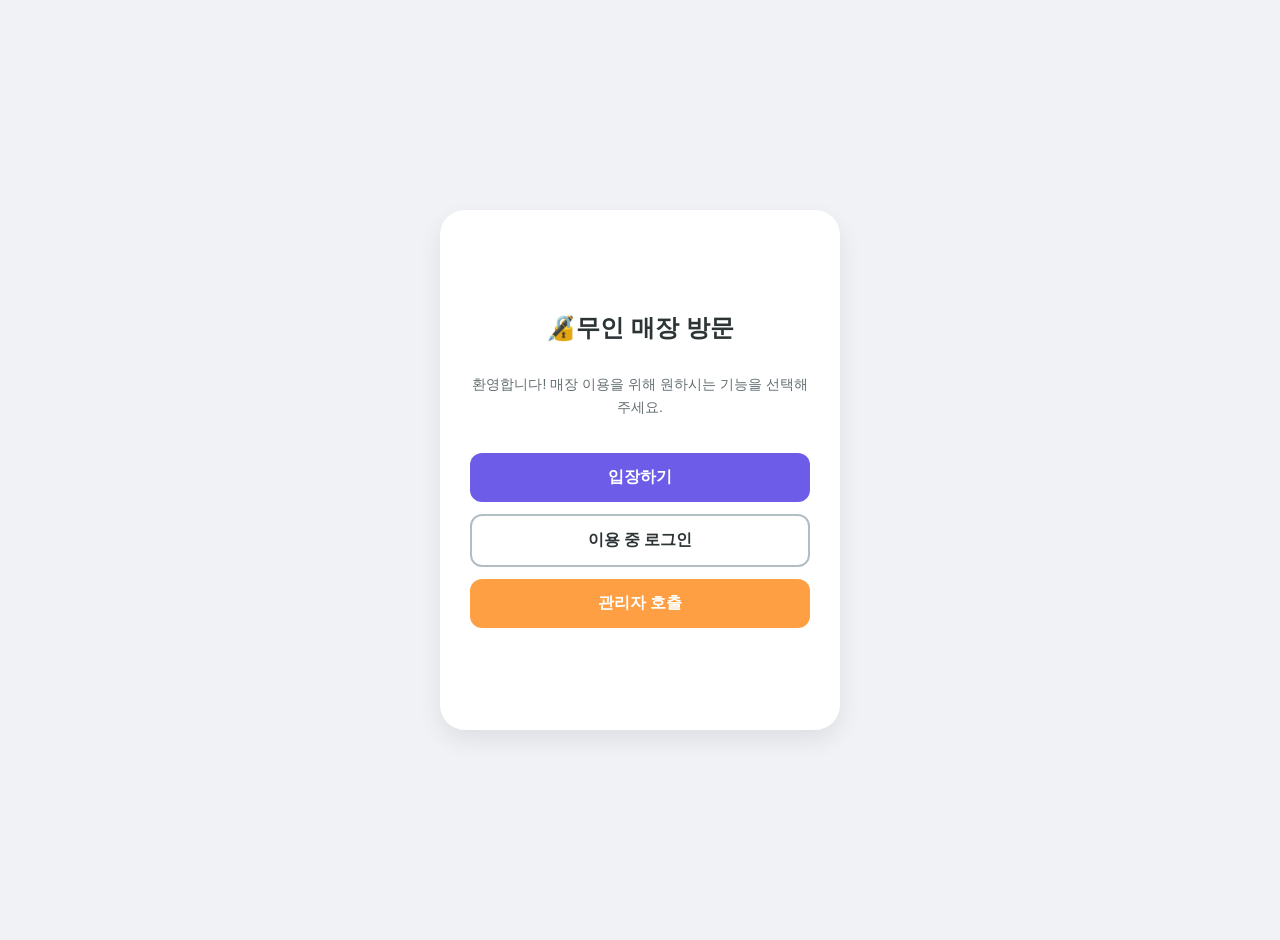
<file: index.html>
<!doctype html>
<html lang="ko">
  <head>
    <meta charset="UTF-8" />
    <meta name="viewport" content="width=device-width, initial-scale=1.0" />
    <title>무인매장 모바일 출입 시스템</title>
    <link rel="stylesheet" href="user_style.css" />
  </head>
  <body>
    <div class="app-container">
      <!-- 1. 무인 매장 방문 (홈 화면) -->
      <div id="view-home">
        <h1>🔏무인 매장 방문</h1>
        <p>환영합니다! 매장 이용을 위해 원하시는 기능을 선택해 주세요.</p>
        <button class="btn btn-primary" onclick="changeView('view-otp-grant')">
          입장하기
        </button>
        <button class="btn btn-outline" onclick="changeView('view-login')">
          이용 중 로그인
        </button>
        <button class="btn btn-warning" onclick="actionCallAdmin()">
          관리자 호출
        </button>
      </div>

      <!-- 2. 출입번호 발급 화면 -->
      <div id="view-otp-grant" class="hidden">
        <h1>🔑출입번호 발급</h1>

        <p>
          입장을 위한 개인 일회용 출입번호를 발급하였습니다.<br />
          출입 내용은 보안을 위해 기록되며 퇴장 전까지 브라우저에 안전하게
          보관됩니다.
        </p>
        <div id="generated-otp" class="otp-display">0000</div>
        <button class="btn btn-success" onclick="actionEnter()">
          문열고 입장하기
        </button>
      </div>

      <!-- 3. 문 열림 화면 (문열고 입장하기 클릭 시) -->
      <div id="view-door-opened" class="hidden">
        <h1 style="color: #00b894">🔓 문이 열렸습니다!</h1>
        <p>매장 안으로 입장해 주세요.<br />잠시 후 문이 자동으로 잠깁니다.</p>
        <button
          class="btn btn-primary"
          onclick="changeView('view-exit-status')"
        >
          확인
        </button>
      </div>

      <!-- 4. 매장 이용중 화면 (입장 후 화면) -->
      <div id="view-exit-status" class="hidden">
        <h1>매장 이용 중</h1>
        <p>
          퇴장을 원하시면 아래 버튼을 눌러주세요. <br />
          <span
            style="
              display: block;
              margin-top: 10px;
              font-weight: bold;
              color: #6c5ce7;
              font-size: 16px;
            "
          >
            내 출입번호 : <span id="current-user-otp"></span>
          </span>
        </p>
        <button class="btn btn-outline" onclick="actionExitConfirm()">
          퇴장하기
        </button>
        <button class="btn btn-warning" onclick="actionCallAdmin()">
          관리자 호출
        </button>
      </div>

      <!-- 5. 로그인 화면 -->
      <div id="view-login" class="hidden">
        <h1>이용 중 로그인</h1>
        <p>입장 시 부여받았던<br />일회용 OTP 4자리를 입력하세요.</p>
        <input
          type="text"
          id="input-otp"
          class="input-field"
          maxlength="4"
          placeholder="0000"
          inputmode="numeric"
        />
        <button class="btn btn-primary" onclick="actionLoginCheck()">
          로그인
        </button>
        <button class="btn btn-outline" onclick="changeView('view-home')">
          처음으로
        </button>
      </div>
    </div>

    <script src="mobius.js"></script>
  </body>
</html>
</file>
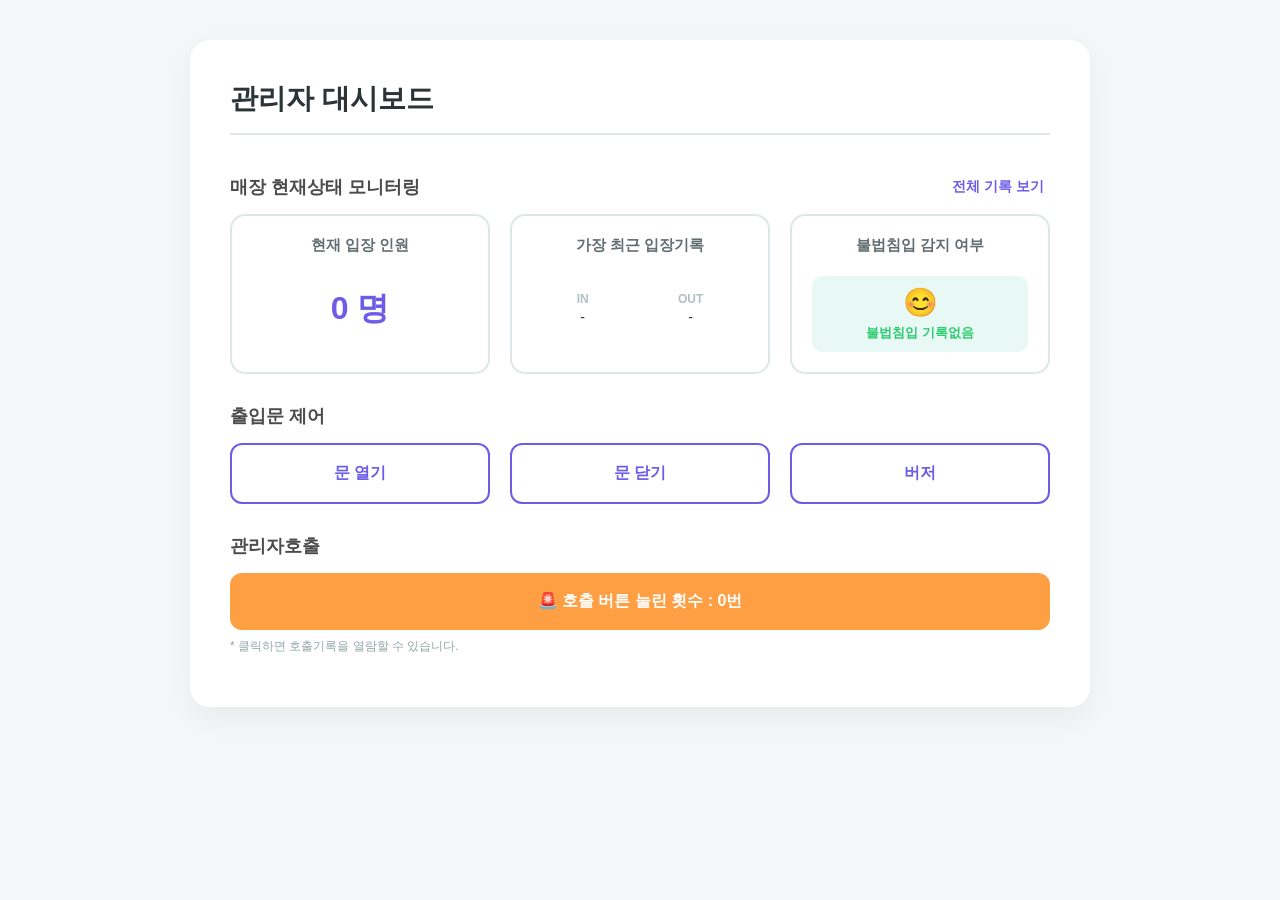
<file: admin.html>
<!doctype html>
<html lang="ko">
  <head>
    <meta charset="UTF-8" />
    <meta name="viewport" content="width=device-width, initial-scale=1.0" />
    <title>무인매장 관리자 대시보드</title>
    <style>
      body {
        font-family: "Malgun Gothic", sans-serif;
        background-color: #f5f6fa;
        margin: 0;
        padding: 40px 20px;
        display: flex;
        justify-content: center;
        color: #2d3436;
      }
      .dashboard-container {
        background-color: #ffffff;
        width: 100%;
        max-width: 900px;
        padding: 40px;
        border-radius: 20px;
        box-shadow: 0 10px 30px rgba(0, 0, 0, 0.05);
        box-sizing: border-box;
      }
      h1 {
        font-size: 28px;
        margin-top: 0;
        margin-bottom: 40px;
        font-weight: bold;
        border-bottom: 2px solid #dfe6e9;
        padding-bottom: 15px;
      }
      .section-title {
        font-size: 18px;
        font-weight: bold;
        margin-top: 30px;
        margin-bottom: 15px;
        display: flex;
        justify-content: space-between;
        align-items: center;
        color: #4b4b4b;
      }
      .btn-text {
        background: none;
        border: none;
        color: #6c5ce7;
        font-weight: bold;
        cursor: pointer;
        font-size: 14px;
      }
      .grid-container {
        display: grid;
        gap: 20px;
        margin-bottom: 30px;
      }
      .triple-grid {
        grid-template-columns: repeat(3, 1fr);
      }
      .monitor-card {
        background-color: #ffffff;
        border: 2px solid #dfe6e9;
        border-radius: 15px;
        padding: 20px;
        text-align: center;
        box-sizing: border-box;
        min-height: 160px;
        display: flex;
        flex-direction: column;
        justify-content: space-between;
      }
      .monitor-card h3 {
        font-size: 15px;
        color: #636e72;
        margin-top: 0;
        margin-bottom: 10px;
      }
      .card-value {
        font-size: 32px;
        font-weight: bold;
        color: #6c5ce7;
        margin: auto 0;
      }
      .latest-record {
        margin: auto 0;
        display: flex;
        justify-content: space-around;
        font-size: 14px;
      }
      .latest-record strong {
        display: block;
        color: #b2bec3;
        text-transform: uppercase;
        font-size: 12px;
        margin-bottom: 3px;
      }
      .status-box {
        border-radius: 10px;
        padding: 10px;
        margin-top: 5px;
        cursor: pointer;
        transition: transform 0.1s;
      }
      .status-box:active {
        transform: scale(0.98);
      }
      .status-icon {
        font-size: 28px;
        margin-bottom: 5px;
      }
      .status-box p {
        margin: 0;
        font-size: 13px;
        font-weight: bold;
      }
      .safe {
        background-color: #e8f8f5;
        color: #2ecc71;
        cursor: default;
      }
      .warning {
        background-color: #fadbd8;
        color: #e74c3c;
      }
      .btn {
        padding: 18px;
        font-size: 16px;
        font-weight: bold;
        border-radius: 12px;
        cursor: pointer;
        transition: all 0.2s;
        box-sizing: border-box;
      }
      .btn-control {
        background-color: #ffffff;
        border: 2px solid #6c5ce7;
        color: #6c5ce7;
      }
      .btn-control:hover {
        background-color: #f3f0ff;
      }
      .btn-call {
        width: 100%;
        background-color: #ff9f43;
        color: white;
        border: none;
      }
      .call-notice {
        font-size: 12px;
        color: #95a5a6;
        margin-top: 8px;
      }
      .hidden {
        display: none !important;
      }
    </style>
  </head>
  <body>
    <div class="dashboard-container">
      <h1>관리자 대시보드</h1>

      <div class="section-title">
        <span>매장 현재상태 모니터링</span>
        <button class="btn-text" onclick="showAllRecords()">
          전체 기록 보기
        </button>
      </div>

      <div class="grid-container triple-grid">
        <div class="monitor-card">
          <h3>현재 입장 인원</h3>
          <div class="card-value"><span id="current-count">0</span> 명</div>
        </div>

        <div class="monitor-card">
          <h3>가장 최근 입장기록</h3>
          <div class="latest-record">
            <div><strong>in</strong> <span id="last-in-time">-</span></div>
            <div><strong>out</strong> <span id="last-out-time">-</span></div>
          </div>
        </div>

        <div class="monitor-card">
          <h3>불법침입 감지 여부</h3>
          <div id="intrusion-safe" class="status-box safe">
            <div class="status-icon">😊</div>
            <p>불법침입 기록없음</p>
          </div>
          <div
            id="intrusion-warning"
            class="status-box warning hidden"
            onclick="handleIntrusionClick()"
          >
            <div class="status-icon alert-lamp">🚨</div>
            <p>불법 침입 경고! (클릭시 확인)</p>
          </div>
        </div>
      </div>

      <div class="section-title">출입문 제어</div>
      <div class="grid-container triple-grid">
        <button class="btn btn-control" onclick="reqControl('1')">
          문 열기
        </button>
        <button class="btn btn-control" onclick="reqControl('0')">
          문 닫기
        </button>
        <button class="btn btn-control" onclick="reqControl('2')">버저</button>
      </div>

      <div class="section-title">관리자호출</div>
      <div class="call-section">
        <button class="btn btn-call" onclick="showCallHistory()">
          🚨 호출 버튼 눌린 횟수 : <span id="call-count">0</span>번
        </button>
        <p class="call-notice">* 클릭하면 호출기록을 열람할 수 있습니다.</p>
      </div>
    </div>

    <script>
      const SERVER_URL = "https://wldus.pythonanywhere.com";
      let lastAlertTime = "시간 정보 없음";
      let serverShopRecords = [];
      let serverCallRecords = [];

      function reqControl(n) {
        fetch(`${SERVER_URL}/api/control`, {
          method: "POST",
          headers: { "Content-Type": "application/json" },
          body: JSON.stringify({ con: n }),
        })
          .then((res) => res.json())
          .then((data) => {
            if (n === "1") alert("문 열기 명령이 전송되었습니다.");
            else if (n === "0") alert("문 닫기 명령이 전송되었습니다.");
            else if (n === "2") alert("버저 울림 명령이 전송되었습니다.");
          })
          .catch((err) => console.error("Control Error:", err));
      }

      function handleIntrusionClick() {
        alert(
          `🚨 [불법침입 기록 상세]\n- 감지 시간: ${lastAlertTime}\n- 내용: 발판 센서 무단 침입 정황 포착\n\n확인 완료 처리하여 시스템을 안전 상태로 전환합니다.`,
        );

        fetch(`${SERVER_URL}/api/alert/reset`, {
          method: "POST",
          headers: { "Content-Type": "application/json" },
        })
          .then(() => updateDashboard())
          .catch((err) => console.error("Reset Error:", err));
      }

      function updateDashboard() {
        // 1. 전체 서버 기록 가져오기 (인원 수 & 호출 횟수)
        fetch(`${SERVER_URL}/api/records/all`)
          .then((res) => res.json())
          .then((data) => {
            serverShopRecords = data.shop_records || [];
            serverCallRecords = data.call_records || [];

            // 현재 이용 중인 인원 수 계산
            let activeCount = serverShopRecords.filter(
              (x) => x.status === "이용중",
            ).length;
            document.getElementById("current-count").innerText = activeCount;

            // 호출 횟수 반영
            document.getElementById("call-count").innerText =
              serverCallRecords.length;

            // 최근 기록 반영
            if (serverShopRecords.length > 0) {
              let lastRec = serverShopRecords[serverShopRecords.length - 1];
              if (lastRec.inTime)
                document.getElementById("last-in-time").innerText =
                  lastRec.inTime;
              if (lastRec.outTime)
                document.getElementById("last-out-time").innerText =
                  lastRec.outTime;
            }
          })
          .catch(() => {});

        // 2. 침입 상태 및 실제 감지 시간 확인
        fetch(`${SERVER_URL}/api/status/alert`)
          .then((m) => m.json())
          .then((d) => {
            let s = document.getElementById("intrusion-safe");
            let w = document.getElementById("intrusion-warning");

            if (d && d.con) {
              let conStr = String(d.con);
              if (conStr.includes("ALERT") || conStr.includes("INTRUSION")) {
                // 백엔드에서 전달해주는 시각 데이터(time 또는 timestamp)가 있으면 우선 적용
                if (d.time) {
                  lastAlertTime = d.time;
                } else if (d.timestamp) {
                  lastAlertTime = d.timestamp;
                } else if (conStr.includes("_")) {
                  let parts = conStr.split("_");
                  // ALERT_14:04 형식으로 전달된 경우 실제 시각 추출
                  if (parts.length > 1 && parts[1] !== "DETECTED") {
                    lastAlertTime = parts[1];
                  }
                }

                s.classList.add("hidden");
                w.classList.remove("hidden");
              } else {
                s.classList.remove("hidden");
                w.classList.add("hidden");
              }
            } else {
              s.classList.remove("hidden");
              w.classList.add("hidden");
            }
          })
          .catch(() => {});
      }

      function showAllRecords() {
        alert(JSON.stringify(serverShopRecords, null, 2));
      }

      function showCallHistory() {
        alert(JSON.stringify(serverCallRecords, null, 2));
      }

      setInterval(updateDashboard, 2000);
      updateDashboard();
    </script>
  </body>
</html>
</file>
<file: user_style.css>
/* 기본 배경 및 폰트 세팅 */
body {
  font-family: "Malgun Gothic", sans-serif;
  background-color: #f0f2f5;
  margin: 0;
  padding: 20px;
  display: flex;
  justify-content: center;
  align-items: center;
  min-height: 100vh;
}

/* 스마트폰 화면 느낌을 내기 위한 컨테이너 */
.app-container {
  background-color: #ffffff;
  width: 100%;
  max-width: 400px;
  min-height: 520px;
  padding: 35px 30px;
  border-radius: 25px;
  box-shadow: 0 10px 25px rgba(0, 0, 0, 0.08);
  text-align: center;
  box-sizing: border-box;
  position: relative;
}

/* 각 개별 뷰(화면) 컨테이너: flex 중앙정렬 적용 */
.app-container > div {
  display: flex;
  flex-direction: column;
  justify-content: center;
  width: 100%;
  height: 100%;
  min-height: 450px;
}

/* 🚨 최우선 순위 화면 숨김 클래스 */
.hidden {
  display: none !important;
}

/* 타이틀 및 텍스트 */
h1 {
  font-size: 24px;
  color: #2d3436;
  margin-top: 0;
  margin-bottom: 15px;
  font-weight: bold;
}

p {
  color: #636e72;
  font-size: 14px;
  line-height: 1.6;
  margin-bottom: 35px;
  word-break: keep-all;
}

/* 일회용 OTP 박스 */
.otp-display {
  font-size: 46px;
  font-weight: bold;
  letter-spacing: 6px;
  color: #6c5ce7;
  background-color: #f1f0ff;
  padding: 12px;
  border-radius: 14px;
  margin-bottom: 35px;
}

/* 로그인 입력창 */
.input-field {
  width: 100%;
  padding: 12px;
  font-size: 20px;
  text-align: center;
  letter-spacing: 5px;
  border: 2px solid #dfe6e9;
  border-radius: 10px;
  margin-bottom: 20px;
  box-sizing: border-box;
}

.input-field:focus {
  border-color: #6c5ce7;
  outline: none;
}

/* 버튼 공통 및 종류별 스타일링 */
.btn {
  display: block;
  width: 100%;
  padding: 14px;
  font-size: 16px;
  font-weight: bold;
  border: none;
  border-radius: 12px;
  cursor: pointer;
  margin-bottom: 12px;
  transition: all 0.2s;
  box-sizing: border-box;
}

.btn:last-child {
  margin-bottom: 0;
}

.btn-primary {
  background-color: #6c5ce7;
  color: white;
}
.btn-primary:hover {
  background-color: #5b4cc4;
}

.btn-success {
  background-color: #00b894;
  color: white;
}
.btn-success:hover {
  background-color: #00a383;
}

.btn-danger {
  background-color: #ff7675;
  color: white;
}
.btn-danger:hover {
  background-color: #e86463;
}

.btn-outline {
  background-color: transparent;
  color: #2d3436;
  border: 2px solid #b2bec3;
}
.btn-outline:hover {
  background-color: #f5f6fa;
}

/* 관리자 호출 버튼 */
.btn-warning {
  background-color: #ff9f43;
  color: white;
}
.btn-warning:hover {
  background-color: #ee5a24;
}
</file>
